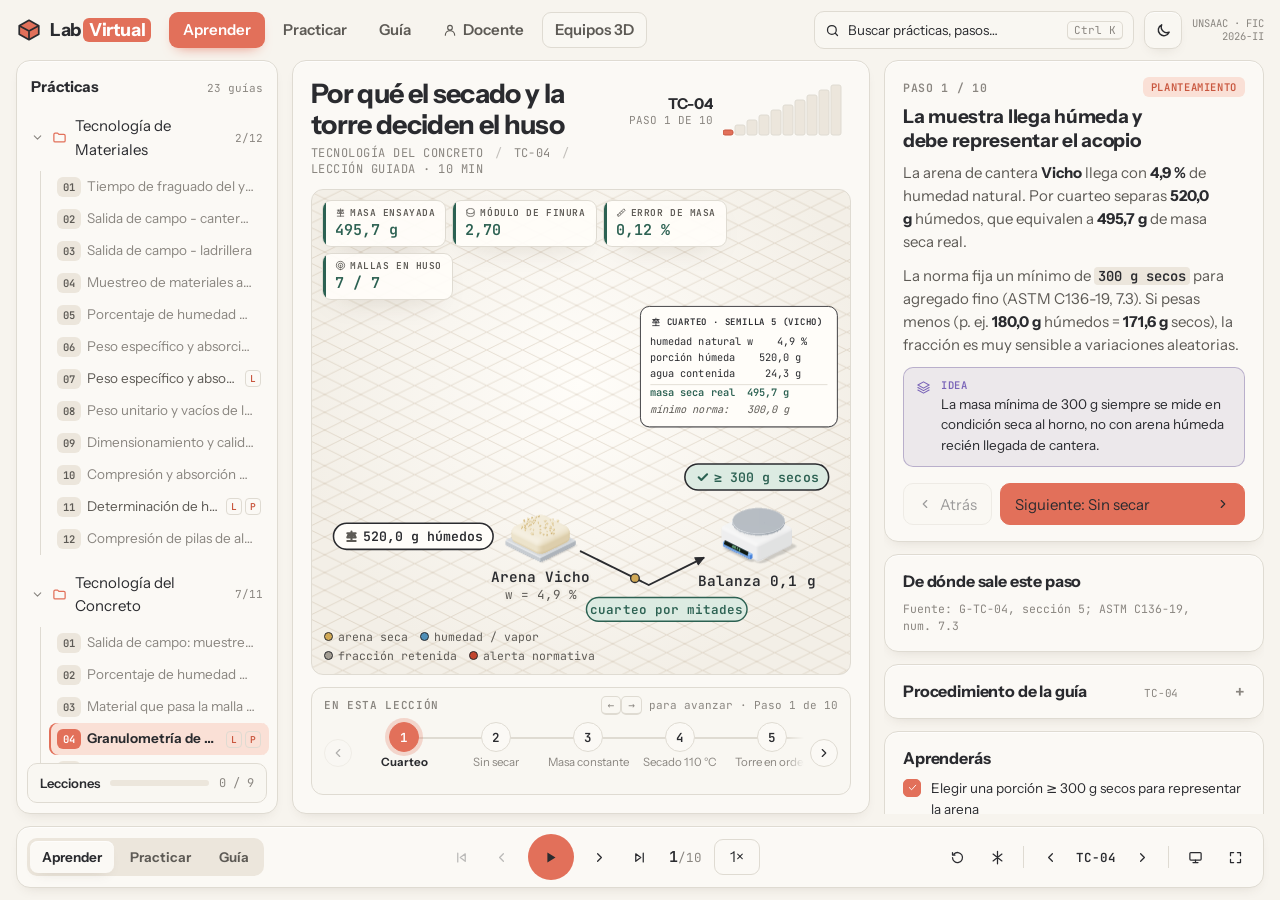
<file: index.html>
<!doctype html>
<html lang="es">
  <head>
    <meta charset="UTF-8" />
    <meta name="viewport" content="width=device-width, initial-scale=1.0, viewport-fit=cover" />
    <meta name="theme-color" content="#efe9dc" />
    <title>Laboratorio virtual · Tecnología del Concreto</title>
    <script type="module" crossorigin src="./assets/main-2ZB7CytS.js"></script>
    <link rel="modulepreload" crossorigin href="./assets/estilos-s90F6G_L.js">
    <link rel="stylesheet" crossorigin href="./assets/estilos-BgQs-kQt.css">
  </head>
  <body>
    <div id="root"></div>
  </body>
</html>
</file>
<file: assets/estilos-BgQs-kQt.css>
@font-face{font-family:Fraunces Variable;font-style:normal;font-display:swap;font-weight:100 900;src:url(./fraunces-vietnamese-wght-normal-CnvboYUG.woff2) format("woff2-variations");unicode-range:U+0102-0103,U+0110-0111,U+0128-0129,U+0168-0169,U+01A0-01A1,U+01AF-01B0,U+0300-0301,U+0303-0304,U+0308-0309,U+0323,U+0329,U+1EA0-1EF9,U+20AB}@font-face{font-family:Fraunces Variable;font-style:normal;font-display:swap;font-weight:100 900;src:url(./fraunces-latin-ext-wght-normal-Ca2vKHc0.woff2) format("woff2-variations");unicode-range:U+0100-02BA,U+02BD-02C5,U+02C7-02CC,U+02CE-02D7,U+02DD-02FF,U+0304,U+0308,U+0329,U+1D00-1DBF,U+1E00-1E9F,U+1EF2-1EFF,U+2020,U+20A0-20AB,U+20AD-20C0,U+2113,U+2C60-2C7F,U+A720-A7FF}@font-face{font-family:Fraunces Variable;font-style:normal;font-display:swap;font-weight:100 900;src:url(./fraunces-latin-wght-normal-ukD16Tqj.woff2) format("woff2-variations");unicode-range:U+0000-00FF,U+0131,U+0152-0153,U+02BB-02BC,U+02C6,U+02DA,U+02DC,U+0304,U+0308,U+0329,U+2000-206F,U+20AC,U+2122,U+2191,U+2193,U+2212,U+2215,U+FEFF,U+FFFD}@font-face{font-family:Instrument Sans Variable;font-style:normal;font-display:swap;font-weight:400 700;src:url(./instrument-sans-latin-ext-wght-normal-B5bTHO_g.woff2) format("woff2-variations");unicode-range:U+0100-02BA,U+02BD-02C5,U+02C7-02CC,U+02CE-02D7,U+02DD-02FF,U+0304,U+0308,U+0329,U+1D00-1DBF,U+1E00-1E9F,U+1EF2-1EFF,U+2020,U+20A0-20AB,U+20AD-20C0,U+2113,U+2C60-2C7F,U+A720-A7FF}@font-face{font-family:Instrument Sans Variable;font-style:normal;font-display:swap;font-weight:400 700;src:url(./instrument-sans-latin-wght-normal-BbzFLZTg.woff2) format("woff2-variations");unicode-range:U+0000-00FF,U+0131,U+0152-0153,U+02BB-02BC,U+02C6,U+02DA,U+02DC,U+0304,U+0308,U+0329,U+2000-206F,U+20AC,U+2122,U+2191,U+2193,U+2212,U+2215,U+FEFF,U+FFFD}@font-face{font-family:JetBrains Mono;font-style:normal;font-display:swap;font-weight:400;src:url([data-uri]) format("woff2"),url([data-uri]) format("woff");unicode-range:U+0460-052F,U+1C80-1C8A,U+20B4,U+2DE0-2DFF,U+A640-A69F,U+FE2E-FE2F}@font-face{font-family:JetBrains Mono;font-style:normal;font-display:swap;font-weight:400;src:url(./jetbrains-mono-cyrillic-400-normal-BEIGL1Tu.woff2) format("woff2"),url(./jetbrains-mono-cyrillic-400-normal-ugxPyKxw.woff) format("woff");unicode-range:U+0301,U+0400-045F,U+0490-0491,U+04B0-04B1,U+2116}@font-face{font-family:JetBrains Mono;font-style:normal;font-display:swap;font-weight:400;src:url(./jetbrains-mono-greek-400-normal-C190GLew.woff2) format("woff2"),url(./jetbrains-mono-greek-400-normal-B9oWc5Lo.woff) format("woff");unicode-range:U+0370-0377,U+037A-037F,U+0384-038A,U+038C,U+038E-03A1,U+03A3-03FF}@font-face{font-family:JetBrains Mono;font-style:normal;font-display:swap;font-weight:400;src:url([data-uri]) format("woff2"),url(./jetbrains-mono-vietnamese-400-normal-CqNFfHCs.woff) format("woff");unicode-range:U+0102-0103,U+0110-0111,U+0128-0129,U+0168-0169,U+01A0-01A1,U+01AF-01B0,U+0300-0301,U+0303-0304,U+0308-0309,U+0323,U+0329,U+1EA0-1EF9,U+20AB}@font-face{font-family:JetBrains Mono;font-style:normal;font-display:swap;font-weight:400;src:url(./jetbrains-mono-latin-ext-400-normal-Bc8Ftmh3.woff2) format("woff2"),url(./jetbrains-mono-latin-ext-400-normal-fXTG6kC5.woff) format("woff");unicode-range:U+0100-02BA,U+02BD-02C5,U+02C7-02CC,U+02CE-02D7,U+02DD-02FF,U+0304,U+0308,U+0329,U+1D00-1DBF,U+1E00-1E9F,U+1EF2-1EFF,U+2020,U+20A0-20AB,U+20AD-20C0,U+2113,U+2C60-2C7F,U+A720-A7FF}@font-face{font-family:JetBrains Mono;font-style:normal;font-display:swap;font-weight:400;src:url(./jetbrains-mono-latin-400-normal-V6pRDFza.woff2) format("woff2"),url(./jetbrains-mono-latin-400-normal-6-qcROiO.woff) format("woff");unicode-range:U+0000-00FF,U+0131,U+0152-0153,U+02BB-02BC,U+02C6,U+02DA,U+02DC,U+0304,U+0308,U+0329,U+2000-206F,U+20AC,U+2122,U+2191,U+2193,U+2212,U+2215,U+FEFF,U+FFFD}@font-face{font-family:JetBrains Mono;font-style:normal;font-display:swap;font-weight:600;src:url([data-uri]) format("woff2"),url([data-uri]) format("woff");unicode-range:U+0460-052F,U+1C80-1C8A,U+20B4,U+2DE0-2DFF,U+A640-A69F,U+FE2E-FE2F}@font-face{font-family:JetBrains Mono;font-style:normal;font-display:swap;font-weight:600;src:url(./jetbrains-mono-cyrillic-600-normal-EVf6-Yzo.woff2) format("woff2"),url(./jetbrains-mono-cyrillic-600-normal-8K4wrrwR.woff) format("woff");unicode-range:U+0301,U+0400-045F,U+0490-0491,U+04B0-04B1,U+2116}@font-face{font-family:JetBrains Mono;font-style:normal;font-display:swap;font-weight:600;src:url(./jetbrains-mono-greek-600-normal-H7WoG9Et.woff2) format("woff2"),url(./jetbrains-mono-greek-600-normal-mc2nkWzM.woff) format("woff");unicode-range:U+0370-0377,U+037A-037F,U+0384-038A,U+038C,U+038E-03A1,U+03A3-03FF}@font-face{font-family:JetBrains Mono;font-style:normal;font-display:swap;font-weight:600;src:url([data-uri]) format("woff2"),url(./jetbrains-mono-vietnamese-600-normal-OWROknRo.woff) format("woff");unicode-range:U+0102-0103,U+0110-0111,U+0128-0129,U+0168-0169,U+01A0-01A1,U+01AF-01B0,U+0300-0301,U+0303-0304,U+0308-0309,U+0323,U+0329,U+1EA0-1EF9,U+20AB}@font-face{font-family:JetBrains Mono;font-style:normal;font-display:swap;font-weight:600;src:url(./jetbrains-mono-latin-ext-600-normal-BfB_LPfz.woff2) format("woff2"),url(./jetbrains-mono-latin-ext-600-normal-DObL3zCW.woff) format("woff");unicode-range:U+0100-02BA,U+02BD-02C5,U+02C7-02CC,U+02CE-02D7,U+02DD-02FF,U+0304,U+0308,U+0329,U+1D00-1DBF,U+1E00-1E9F,U+1EF2-1EFF,U+2020,U+20A0-20AB,U+20AD-20C0,U+2113,U+2C60-2C7F,U+A720-A7FF}@font-face{font-family:JetBrains Mono;font-style:normal;font-display:swap;font-weight:600;src:url(./jetbrains-mono-latin-600-normal-C8RAYTDA.woff2) format("woff2"),url(./jetbrains-mono-latin-600-normal-BfsvjouI.woff) format("woff");unicode-range:U+0000-00FF,U+0131,U+0152-0153,U+02BB-02BC,U+02C6,U+02DA,U+02DC,U+0304,U+0308,U+0329,U+2000-206F,U+20AC,U+2122,U+2191,U+2193,U+2212,U+2215,U+FEFF,U+FFFD}:root{--papel: #f4efe4;--papel-2: #ebe4d4;--tinta: #1d1a16;--tinta-2: #5b554b;--linea: #d3c9b4;--laton: #a8771c;--laton-claro: #e7c77d;--bien: #2c6152;--mal: #b8402a;--serif: "Fraunces Variable", Georgia, serif;--sans: "Instrument Sans Variable", system-ui, sans-serif;--mono: "JetBrains Mono", ui-monospace, monospace}*{box-sizing:border-box}html,body,#root{height:100%;margin:0}body{background:var(--papel);color:var(--tinta);font-family:var(--sans);font-size:16px;line-height:1.5;-webkit-font-smoothing:antialiased}button,input{font:inherit;color:inherit}button{cursor:pointer}button:disabled{cursor:not-allowed}:focus-visible{outline:2px solid var(--laton);outline-offset:2px}.lab{display:grid;grid-template-columns:minmax(0,1fr) 440px;height:100dvh}.visor{position:relative;min-width:0;background:#e4dccb}.visor canvas{display:block;touch-action:none}.bitacora{overflow-y:auto;background:linear-gradient(var(--papel),var(--papel)) padding-box,repeating-linear-gradient(0deg,transparent 0 31px,rgba(29,26,22,.035) 31px 32px);border-left:1px solid var(--linea);box-shadow:-18px 0 40px -28px #281e0a73;animation:entra .45s cubic-bezier(.2,.7,.2,1) both}@keyframes entra{0%{opacity:0;transform:translateY(10px)}}@media(prefers-reduced-motion:reduce){.bitacora{animation:none}}.cabecera{position:absolute;top:18px;left:22px;display:flex;align-items:baseline;gap:12px;pointer-events:none}.sello{font-family:var(--mono);font-size:11px;letter-spacing:.14em;font-weight:600;padding:5px 9px;border:1.5px solid var(--tinta);border-radius:3px;background:#f4efe4bf}.titulo-corto{font-family:var(--serif);font-size:19px;font-style:italic;font-weight:500}.pasos{position:absolute;left:22px;right:22px;bottom:18px;margin:0;padding:0;list-style:none;display:flex;gap:6px;pointer-events:none}.pasos li{flex:1;display:flex;align-items:center;gap:8px;min-width:0;padding:8px 10px;border-top:2px solid rgba(29,26,22,.18);font-size:12.5px;color:var(--tinta-2);background:#f4efe48c;-webkit-backdrop-filter:blur(6px);backdrop-filter:blur(6px)}.pasos li i{font-family:var(--mono);font-style:normal;font-size:11px;opacity:.7}.pasos li span{white-space:nowrap;overflow:hidden;text-overflow:ellipsis}.pasos li.hecho{border-top-color:var(--bien);color:var(--tinta)}.pasos li.actual{border-top-color:var(--laton);color:var(--tinta);font-weight:600;background:#f4efe4e6}.hoja{padding:34px 32px 40px;display:flex;flex-direction:column;gap:18px}.hoja>*{margin:0}.sobre{font-family:var(--mono);font-size:11.5px;letter-spacing:.1em;text-transform:uppercase;color:var(--tinta-2)}h1,h2,h3{font-family:var(--serif);font-weight:500;letter-spacing:-.01em;text-wrap:balance}h1{font-size:42px;line-height:1.02;font-variation-settings:"opsz" 144}h1 em{color:var(--laton);font-weight:400}h2{font-size:30px;line-height:1.1}h3{font-size:20px;margin-top:14px!important;padding-top:16px;border-top:1px solid var(--linea)}p{color:var(--tinta-2);text-wrap:pretty}p b,.dato b{color:var(--tinta)}.entrada{font-size:17px;color:var(--tinta)}.cita{font-size:14px;padding-left:12px;border-left:2px solid var(--laton-claro)}.nota-pie{font-size:12.5px}.aviso{color:var(--mal);font-weight:600;font-size:14px}.dato{font-size:15px}label{display:flex;flex-direction:column;gap:6px;font-size:13px;font-weight:600;letter-spacing:.02em}input:not([type=range]){font-family:var(--mono);font-size:20px;padding:11px 13px;background:#fffdf8;border:1.5px solid var(--tinta);border-radius:4px;width:100%}input::placeholder{color:#b4ab9a}fieldset{border:0;padding:0;margin:0;min-width:0}legend{font-size:13px;font-weight:600;letter-spacing:.02em;padding:0;margin-bottom:8px}.opciones{display:flex;gap:8px;flex-wrap:wrap}.opciones.columna{flex-direction:column}.opcion{flex:1;min-width:68px;padding:11px 12px;text-align:center;background:transparent;border:1.5px solid var(--linea);border-radius:4px;font-weight:500;transition:border-color .15s,background .15s}.opciones.columna .opcion{text-align:left}.opcion:hover{border-color:var(--tinta)}.opcion.elegida{background:var(--tinta);border-color:var(--tinta);color:var(--papel)}.principal{margin-top:6px!important;padding:15px 18px;border:0;border-radius:4px;background:var(--laton);color:#fffaf0;font-weight:600;font-size:16px;letter-spacing:.01em;box-shadow:0 2px #7d5810;transition:transform .1s,box-shadow .1s,background .15s}.principal:hover:not(:disabled){background:#b8842a}.principal:active:not(:disabled){transform:translateY(2px);box-shadow:none}.principal:disabled{background:var(--linea);color:#8d8472;box-shadow:none}.enlace{background:none;border:0;padding:0;color:var(--laton);font-weight:600;text-decoration:underline;text-underline-offset:3px}.lectura{display:flex;align-items:baseline;gap:10px}.lectura b{font-family:var(--mono);font-size:54px;font-weight:600;line-height:1;letter-spacing:-.03em;font-variant-numeric:tabular-nums}.lectura span{color:var(--tinta-2)}input[type=range]{width:100%;accent-color:var(--laton);height:28px}.escala{display:flex;justify-content:space-between;font-family:var(--mono);font-size:11.5px;color:var(--tinta-2);margin-top:-12px!important}.torre{list-style:none;padding:0;display:flex;flex-direction:column;gap:4px}.torre li{display:grid;grid-template-columns:1fr auto auto;align-items:center;gap:12px;padding:7px 8px 7px 14px;border:1.5px solid var(--linea);border-left:5px solid var(--laton);border-radius:4px;background:#fffdf8}.torre li.extremo{display:block;border:0;background:none;padding:0 2px;font-family:var(--mono);font-size:10.5px;letter-spacing:.14em;text-transform:uppercase;color:var(--tinta-2)}.tamiz-nombre{font-weight:600}.tamiz-abertura{font-family:var(--mono);font-size:12.5px;color:var(--tinta-2)}.flechas{display:flex;gap:4px}.flechas button{width:38px;height:34px;border:1.5px solid var(--linea);border-radius:4px;background:transparent;font-size:16px}.flechas button:hover:not(:disabled){border-color:var(--tinta)}.flechas button:disabled{opacity:.3}.datos{width:100%;border-collapse:collapse;font-variant-numeric:tabular-nums}.datos th{text-align:left;font-size:11.5px;letter-spacing:.08em;text-transform:uppercase;color:var(--tinta-2);font-weight:600;padding:6px 8px;border-bottom:1.5px solid var(--tinta)}.datos td{padding:8px;border-bottom:1px solid var(--linea);font-family:var(--mono);font-size:14.5px}.datos td:first-child{font-family:var(--sans);font-weight:600}.datos th:not(:first-child),.datos td:not(:first-child){text-align:right}.datos.compacta td{padding:4px 8px}.datos tr.en-balanza td{background:#fbf0d4}.datos tr.fuera td{color:var(--mal)}.tabla-ancha{overflow-x:auto}.informe{position:relative}.nota{display:flex;align-items:baseline;gap:6px}.nota b{font-family:var(--serif);font-size:84px;line-height:.9;font-weight:400;font-variation-settings:"opsz" 144;color:var(--laton)}.nota span{font-family:var(--mono);color:var(--tinta-2)}.resumen{display:grid;grid-template-columns:repeat(3,1fr);gap:1px;background:var(--linea);border:1px solid var(--linea);margin:0}.resumen div{background:var(--papel);padding:10px 12px}.resumen dt{font-size:11px;letter-spacing:.06em;text-transform:uppercase;color:var(--tinta-2)}.resumen dd{margin:2px 0 0;font-family:var(--mono);font-weight:600;font-size:17px}.lista{list-style:none;padding:0;display:flex;flex-direction:column;gap:12px}.lista li{display:grid;grid-template-columns:26px 1fr;gap:10px}.lista p{margin:2px 0 0;font-size:14.5px}.lista small{font-family:var(--mono);font-size:11px;color:var(--tinta-2)}.marca{width:24px;height:24px;border-radius:50%;display:grid;place-items:center;color:#fff;font-size:13px;font-weight:700;margin-top:1px}.marca.bien{background:var(--bien)}.marca.mal{background:var(--mal)}.curva{margin:0;background:#fffdf8;border:1px solid var(--linea);border-radius:4px;padding:10px 8px 8px}.curva svg{display:block;width:100%;height:auto}.curva .guia{stroke:#e6dfcf;stroke-width:1}.curva .guia.vertical{stroke-dasharray:2 4}.curva .eje{font-family:var(--mono);font-size:12px;fill:var(--tinta)}.curva .eje.menor{fill:var(--tinta-2);font-size:10.5px}.curva .banda{fill:#a8771c29;stroke:var(--laton);stroke-width:1;stroke-dasharray:4 3}.curva .muestra{fill:none;stroke:var(--tinta);stroke-width:2.4;stroke-linejoin:round}.curva .punto{fill:var(--tinta);stroke:#fffdf8;stroke-width:2}.curva .punto.fuera{fill:var(--mal)}.curva figcaption{font-size:12px;color:var(--tinta-2);display:flex;flex-wrap:wrap;gap:4px 16px;padding:6px 6px 0}.curva figcaption span{display:inline-flex;align-items:center;gap:6px;white-space:nowrap}.clave{width:14px;height:10px;display:inline-block}.banda-clave{background:#a8771c40;border:1px dashed var(--laton)}.muestra-clave{height:3px;background:var(--tinta)}.fuera-clave{width:10px;border-radius:50%;background:var(--mal)}.rotulo-3d{pointer-events:none}.rotulo{display:inline-block;white-space:nowrap;font-family:var(--mono);font-size:11px;font-weight:600;padding:2px 7px;background:#1d1a16d1;color:var(--papel);border-radius:2px;transform:translateY(-50%)}.rotulo.activo{background:var(--laton);box-shadow:0 0 0 3px #e7c77d99}.pantalla{font-family:var(--mono);color:#9dfcb9;background:#0c1410;padding:4px 12px;border-radius:3px;display:flex;align-items:baseline;gap:6px;min-width:150px;justify-content:flex-end;-webkit-user-select:none;user-select:none;text-shadow:0 0 8px rgba(120,255,170,.55)}.pantalla b{font-size:30px;font-weight:600;font-variant-numeric:tabular-nums}.pantalla i{font-style:normal;font-size:14px;opacity:.8}.pantalla.horno{color:#ffb36b;background:#160e08;min-width:96px;text-shadow:0 0 8px rgba(255,150,70,.6)}.pantalla.horno.apagada{color:#5a4a3c;text-shadow:none}.portada{padding-top:56px}@media(max-width:900px){.lab{grid-template-columns:1fr;grid-template-rows:44dvh auto;height:auto;min-height:100dvh}.visor{position:sticky;top:0;z-index:2;height:44dvh}.bitacora{border-left:0;border-top:1px solid var(--linea);box-shadow:none;overflow:visible}.hoja{padding:24px 16px 40px}.portada{padding-top:24px}h1{font-size:34px}h2{font-size:26px}.cabecera{top:10px;left:12px}.pasos{left:8px;right:8px;bottom:8px;gap:3px}.pasos li{padding:6px 4px;justify-content:center}.pasos li span{display:none}.pasos li.actual span{display:inline}.pasos li.actual{flex:3}.nota b{font-size:64px}.resumen{grid-template-columns:1fr}}.panel-docente{max-width:1120px;margin:0 auto;padding:36px 28px 80px;display:flex;flex-direction:column;gap:30px}.panel-docente.centrado{min-height:100dvh;justify-content:center;align-items:center}.panel-docente section{display:flex;flex-direction:column;gap:14px}.panel-docente h1{font-size:38px;margin:4px 0 0}.panel-docente h2{font-size:24px;margin:0}.panel-docente p{margin:0}.panel-docente code{font-family:var(--mono);font-size:.9em;background:var(--papel-2);padding:1px 5px;border-radius:3px}.acceso{width:min(380px,100%);display:flex;flex-direction:column;gap:16px}.acceso>*{margin:0}.barra{display:flex;justify-content:space-between;align-items:flex-end;gap:20px;flex-wrap:wrap;border-bottom:1.5px solid var(--tinta);padding-bottom:18px}.acciones{display:flex;align-items:center;gap:14px;flex-wrap:wrap}.acciones .principal{margin:0!important;padding:11px 16px;font-size:15px}.secundario{padding:10px 14px;background:transparent;border:1.5px solid var(--tinta);border-radius:4px;font-weight:600;font-size:15px}.secundario:hover{background:var(--papel-2)}.filtros .opcion{flex:0 0 auto;min-width:76px}.cifras{display:grid!important;grid-template-columns:repeat(3,1fr);gap:1px!important;background:var(--linea);border:1px solid var(--linea)}.cifras div{background:var(--papel);padding:18px 20px;display:flex;flex-direction:column;gap:4px}.cifras b{font-family:var(--serif);font-size:46px;font-weight:400;line-height:1;font-variation-settings:"opsz" 144}.cifras small{font-family:var(--mono);font-size:15px;color:var(--tinta-2)}.cifras span{font-size:13px;color:var(--tinta-2)}.barras{list-style:none;margin:0;padding:0;display:flex;flex-direction:column;gap:9px}.barras li{display:grid;grid-template-columns:210px 1fr 96px;align-items:center;gap:14px}.barra-nombre{font-weight:600;font-size:14.5px;display:flex;flex-direction:column;line-height:1.25}.barra-nombre small,.barra-valor small{font-weight:400;font-size:11.5px;color:var(--tinta-2);font-family:var(--mono)}.barra-pista{height:14px;background:var(--papel-2);border-radius:2px;overflow:hidden}.barra-pista i{display:block;height:100%;background:var(--mal);border-radius:0 2px 2px 0;min-width:2px}.barra-valor{font-family:var(--mono);font-weight:600;text-align:right;display:flex;flex-direction:column;line-height:1.25}.pestañas{display:flex;gap:2px;border-bottom:1.5px solid var(--tinta)}.pestañas button{padding:10px 16px;background:none;border:0;border-radius:4px 4px 0 0;font-weight:600;color:var(--tinta-2)}.pestañas button.actual{background:var(--tinta);color:var(--papel)}.panel-docente .datos td small{display:block;font-family:var(--mono);font-weight:400;font-size:11.5px;color:var(--tinta-2)}.panel-docente .datos td i{color:var(--tinta-2);font-weight:400}.panel-docente .datos td.baja{color:var(--mal);font-weight:600}.detalle{position:fixed;top:0;right:0;bottom:0;width:min(480px,100%);overflow-y:auto;z-index:10;background:var(--papel);border-left:1.5px solid var(--tinta);box-shadow:-24px 0 60px -30px #281e0a99;padding:30px 28px 50px;display:flex;flex-direction:column;gap:14px;animation:desliza .28s cubic-bezier(.2,.7,.2,1) both}@keyframes desliza{0%{transform:translate(40px);opacity:0}}.detalle>*{margin:0}.detalle .cerrar{align-self:flex-end;width:36px;height:36px;border:1.5px solid var(--linea);border-radius:4px;background:none}.pares{display:grid;grid-template-columns:auto 1fr;gap:6px 16px;margin:0;font-size:14.5px}.pares dt{color:var(--tinta-2)}.pares dd{margin:0;font-weight:600}.pares dd i{font-weight:400;color:var(--tinta-2)}@media(max-width:700px){.panel-docente{padding:22px 14px 60px}.cifras{grid-template-columns:1fr}.barras li{grid-template-columns:1fr 70px}.barra-pista{grid-column:1 / -1;order:3}.pares{grid-template-columns:1fr;gap:0}.pares dd{margin-bottom:8px}}.campos{display:grid;grid-template-columns:repeat(3,1fr);gap:10px}.campos input{font-size:17px;padding:10px}.figura-falla{width:22px;height:33px;color:var(--mal);vertical-align:middle}.pantalla.prensa{min-width:190px;color:#ffd27a;background:#120d05;text-shadow:0 0 8px rgba(255,190,90,.55)}.cabecera,.pasos{z-index:10}.curva .guia.objetivo{stroke:var(--laton);stroke-dasharray:2 3;stroke-width:1.2}.curva .limite{stroke:var(--mal);stroke-width:1.4;stroke-dasharray:5 4}.limite-clave{height:0;border-top:2px dashed var(--mal)}@media(max-width:900px){.campos{grid-template-columns:1fr}}.hoja>*{min-width:0}.tabla-ancha{max-width:100%}@media(max-width:900px){.titulo-corto{font-size:15px}}.enlaces-estudio{display:flex;flex-direction:column;gap:8px;margin:4px 0 14px}.enlaces-estudio .enlace-leccion{margin:0}.enlace-leccion{display:flex;flex-direction:column;gap:2px;margin:4px 0 14px;padding:12px 14px;border:1.5px solid var(--tinta);border-radius:8px;background:#f3ead6;color:var(--tinta);text-decoration:none;box-shadow:0 2px 0 var(--laton)}.enlace-leccion span{font-size:13px;color:var(--tinta-2)}.enlace-leccion:hover{background:var(--laton-claro)}.enlace-leccion--simulab{background:#edf8c4;border-color:#1d2033;box-shadow:0 2px #7ca318}.enlace-leccion--simulab:hover{background:#dff19d}.espacio-lab{display:grid;grid-template-columns:240px minmax(0,1fr);height:100dvh}.espacio-lab .lab{height:100%;min-width:0}.riel-ensayos{display:flex;flex-direction:column;gap:12px;padding:16px 12px;min-height:0;overflow-y:auto;background:var(--papel);border-right:1.5px solid var(--linea)}.riel-ensayos__cabeza{display:flex;align-items:center;gap:8px;padding-bottom:10px;border-bottom:1px solid var(--linea)}.riel-ensayos__cabeza strong{font-family:var(--mono);font-size:12px;letter-spacing:.04em;text-transform:uppercase}.riel-ensayos__lista{list-style:none;margin:0;padding:0;display:flex;flex-direction:column;gap:8px;flex:1}.riel-ensayos__lista li{display:flex;flex-direction:column;border:1.5px solid var(--linea);border-radius:8px;background:#fffdf8;overflow:hidden;transition:border-color .15s,box-shadow .15s}.riel-ensayos__lista li.activo{border-color:var(--tinta);box-shadow:0 2px 0 var(--laton);background:#f7f0df}.riel-ensayos__btn{display:flex;flex-direction:column;align-items:flex-start;gap:2px;width:100%;padding:10px 10px 8px;border:0;background:transparent;text-align:left}.riel-ensayos__cod{font-family:var(--mono);font-size:10.5px;font-weight:700;letter-spacing:.06em;padding:2px 6px;border-radius:4px;background:var(--papel-2);color:var(--tinta)}.riel-ensayos__lista li.activo .riel-ensayos__cod{background:var(--laton-claro)}.riel-ensayos__btn b{font-size:13.5px;line-height:1.25;margin-top:2px}.riel-ensayos__btn small{font-size:11.5px;color:var(--tinta-2);line-height:1.3}.riel-ensayos__rea{padding:6px 10px;border-top:1px dashed var(--linea);font-family:var(--mono);font-size:11px;font-weight:600;color:var(--laton);text-decoration:none;background:#f4efe480}.riel-ensayos__rea:hover{background:var(--laton-claro);color:var(--tinta)}.riel-ensayos__simulab{background:#eef8ca;color:#2b4506}.riel-ensayos__simulab:hover{background:#d6ef83;color:#1d2033}.riel-ensayos__pie{display:flex;flex-direction:column;gap:8px;padding-top:10px;border-top:1px solid var(--linea)}.riel-ensayos__volver{width:100%;font-size:12.5px;padding:8px 10px}.riel-ensayos__docente{font-family:var(--mono);font-size:11.5px;color:var(--tinta-2);text-decoration:none;padding:2px 4px}.riel-ensayos__docente:hover{color:var(--tinta);text-decoration:underline}@media(max-width:1060px){.espacio-lab{grid-template-columns:1fr;grid-template-rows:auto minmax(0,1fr);height:auto;min-height:100dvh}.riel-ensayos{border-right:0;border-bottom:1.5px solid var(--linea);padding:10px 12px;gap:8px}.riel-ensayos__cabeza{padding-bottom:6px}.riel-ensayos__lista{flex-direction:row;overflow-x:auto;padding-bottom:2px}.riel-ensayos__lista li{flex:0 0 215px}.riel-ensayos__pie{flex-direction:row;justify-content:space-between;align-items:center;padding-top:6px}.riel-ensayos__volver{width:auto}}
</file>
